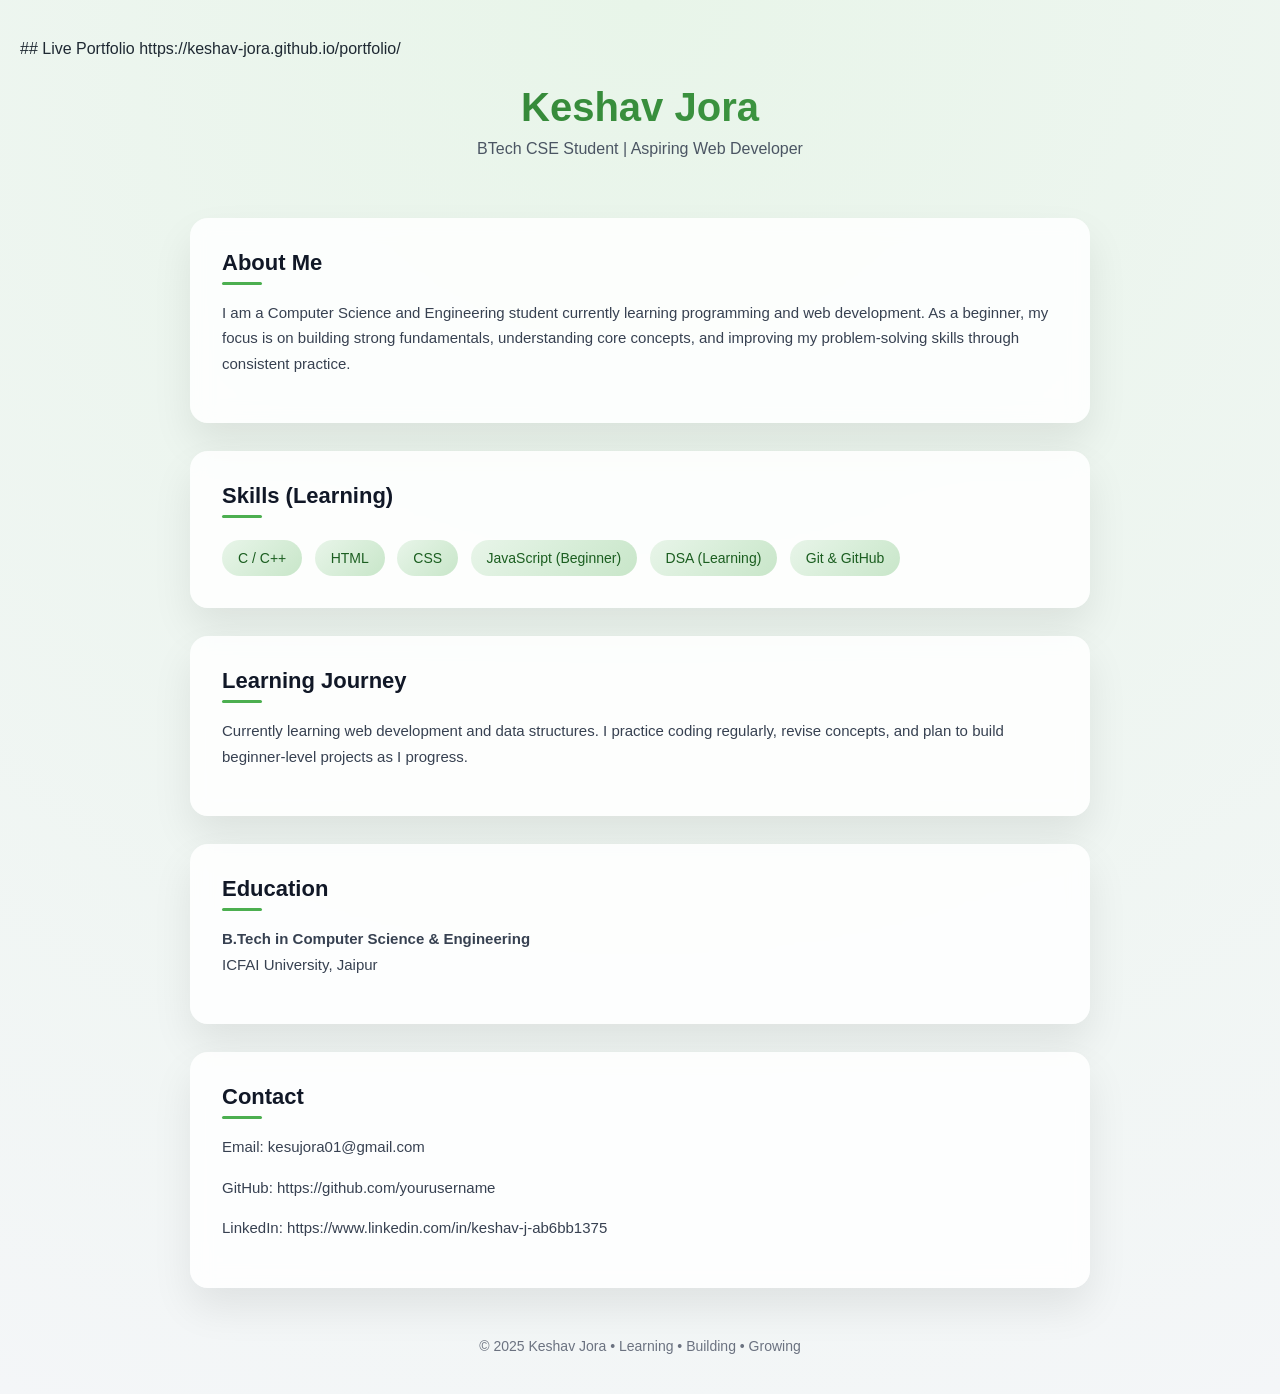
<file: Portfolio.html>
## Live Portfolio
https://keshav-jora.github.io/portfolio/


<!DOCTYPE html>
<html lang="en">
  <head>
    <meta charset="UTF-8" />
    <title>Keshav Jora | Portfolio</title>
    <meta name="viewport" content="width=device-width, initial-scale=1.0" />

    <style>
      * {
        box-sizing: border-box;
      }

      body {
        margin: 0;
        font-family: "Poppins", "Segoe UI", sans-serif;
        background: radial-gradient(circle at top, #e8f5e9, #f4f6f8);
        color: #1f2933;
        padding: 40px 20px;
      }

      .container {
        max-width: 900px;
        margin: auto;
      }

      /* Header */
      header {
        text-align: center;
        margin-bottom: 60px;
      }

      header h1 {
        font-size: 40px;
        margin-bottom: 10px;
        background: linear-gradient(90deg, #2e7d32, #43a047);
        -webkit-background-clip: text;
        -webkit-text-fill-color: transparent;
      }

      header p {
        font-size: 16px;
        color: #4b5563;
        margin: 0;
      }

      /* Card */
      .card {
        background: rgba(255, 255, 255, 0.85);
        backdrop-filter: blur(10px);
        padding: 32px;
        margin-bottom: 28px;
        border-radius: 18px;
        box-shadow: 0 20px 40px rgba(0, 0, 0, 0.08);
        transition: transform 0.3s ease, box-shadow 0.3s ease;
      }

      .card:hover {
        transform: translateY(-6px);
        box-shadow: 0 30px 60px rgba(0, 0, 0, 0.12);
      }

      .card h2 {
        margin-top: 0;
        margin-bottom: 14px;
        font-size: 22px;
        color: #111827;
        position: relative;
      }

      .card h2::after {
        content: "";
        display: block;
        width: 40px;
        height: 3px;
        background: #4caf50;
        margin-top: 6px;
        border-radius: 2px;
      }

      .card p {
        line-height: 1.7;
        color: #374151;
        font-size: 15px;
      }

      /* Skills */
      .skills {
        margin-top: 14px;
      }

      .skills span {
        display: inline-block;
        background: linear-gradient(135deg, #e8f5e9, #c8e6c9);
        color: #1b5e20;
        padding: 10px 16px;
        margin: 8px 8px 0 0;
        border-radius: 999px;
        font-size: 14px;
        font-weight: 500;
      }

      /* Footer */
      footer {
        text-align: center;
        margin-top: 50px;
        font-size: 14px;
        color: #6b7280;
      }

      /* Mobile Responsive */
      @media (max-width: 768px) {
        header h1 {
          font-size: 30px;
        }

        .card {
          padding: 22px;
        }

        .skills span {
          padding: 8px 14px;
          font-size: 13px;
        }
      }
    </style>
  </head>

  <body>
    <div class="container">
      <header>
        <h1>Keshav Jora</h1>
        <p>BTech CSE Student | Aspiring Web Developer</p>
      </header>

      <section class="card">
        <h2>About Me</h2>
        <p>
          I am a Computer Science and Engineering student currently learning
          programming and web development. As a beginner, my focus is on
          building strong fundamentals, understanding core concepts, and
          improving my problem-solving skills through consistent practice.
        </p>
      </section>

      <section class="card">
        <h2>Skills (Learning)</h2>
        <div class="skills">
          <span>C / C++</span>
          <span>HTML</span>
          <span>CSS</span>
          <span>JavaScript (Beginner)</span>
          <span>DSA (Learning)</span>
          <span>Git & GitHub</span>
        </div>
      </section>

      <section class="card">
        <h2>Learning Journey</h2>
        <p>
          Currently learning web development and data structures. I practice
          coding regularly, revise concepts, and plan to build beginner-level
          projects as I progress.
        </p>
      </section>

      <section class="card">
        <h2>Education</h2>
        <p>
          <strong>B.Tech in Computer Science & Engineering</strong><br />
          ICFAI University, Jaipur
        </p>
      </section>

      <section class="card">
        <h2>Contact</h2>
        <p>Email: kesujora01@gmail.com</p>
        <p>GitHub: https://github.com/yourusername</p>
        <p>LinkedIn: https://www.linkedin.com/in/keshav-j-ab6bb1375</p>
      </section>

      <footer>© 2025 Keshav Jora • Learning • Building • Growing</footer>
    </div>
  </body>
</html>
</file>
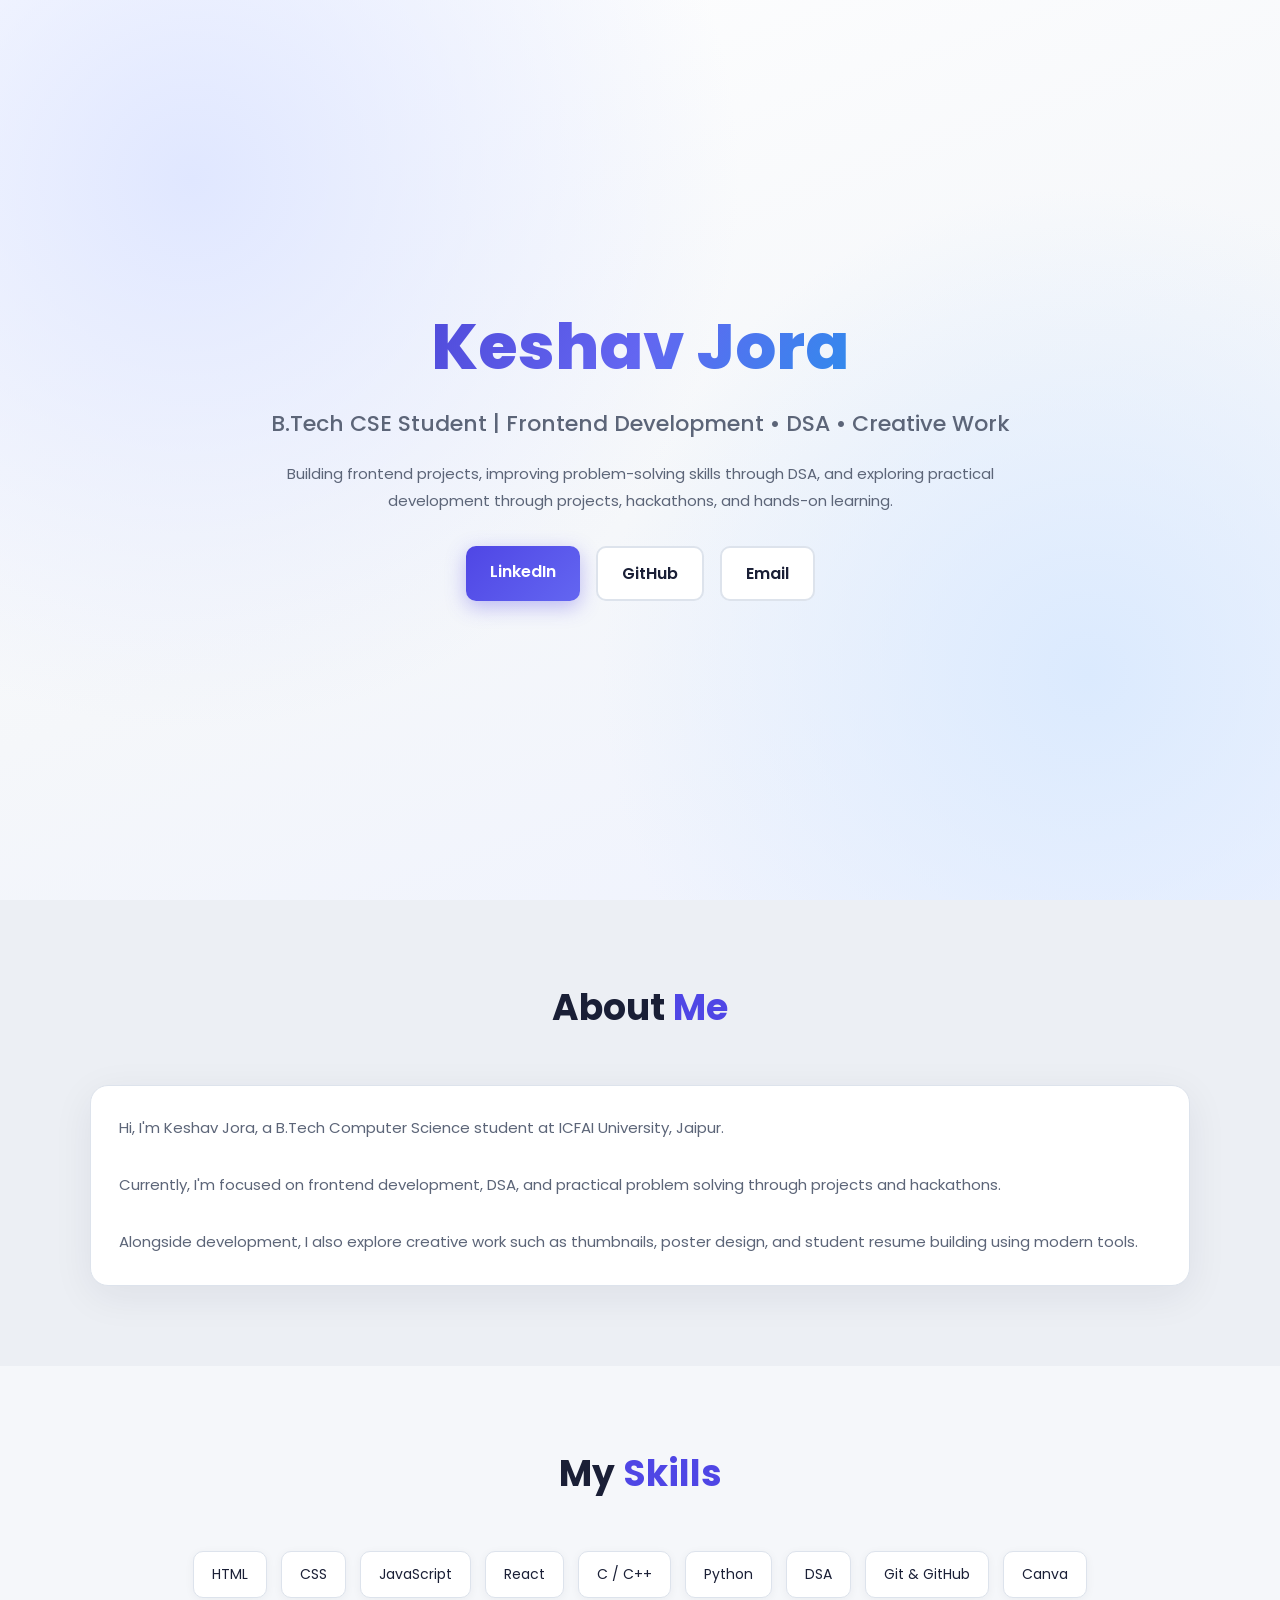
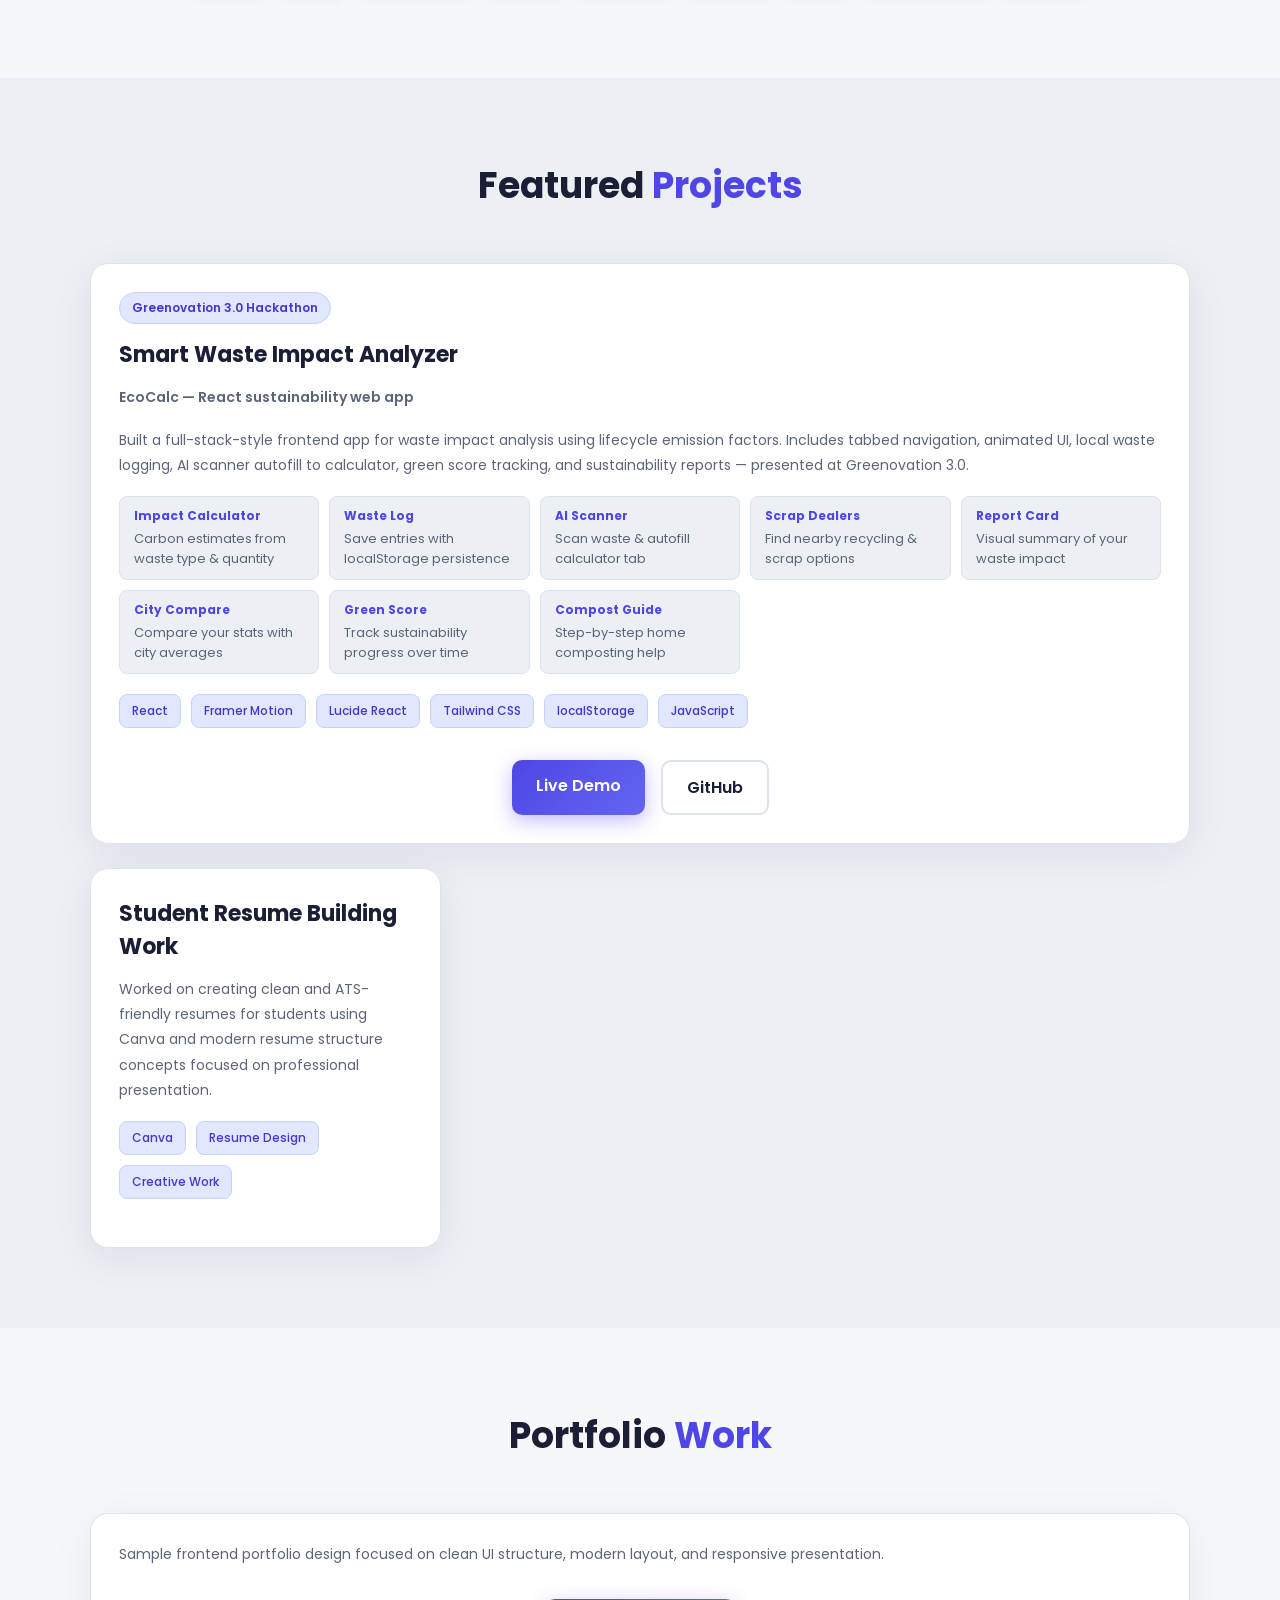
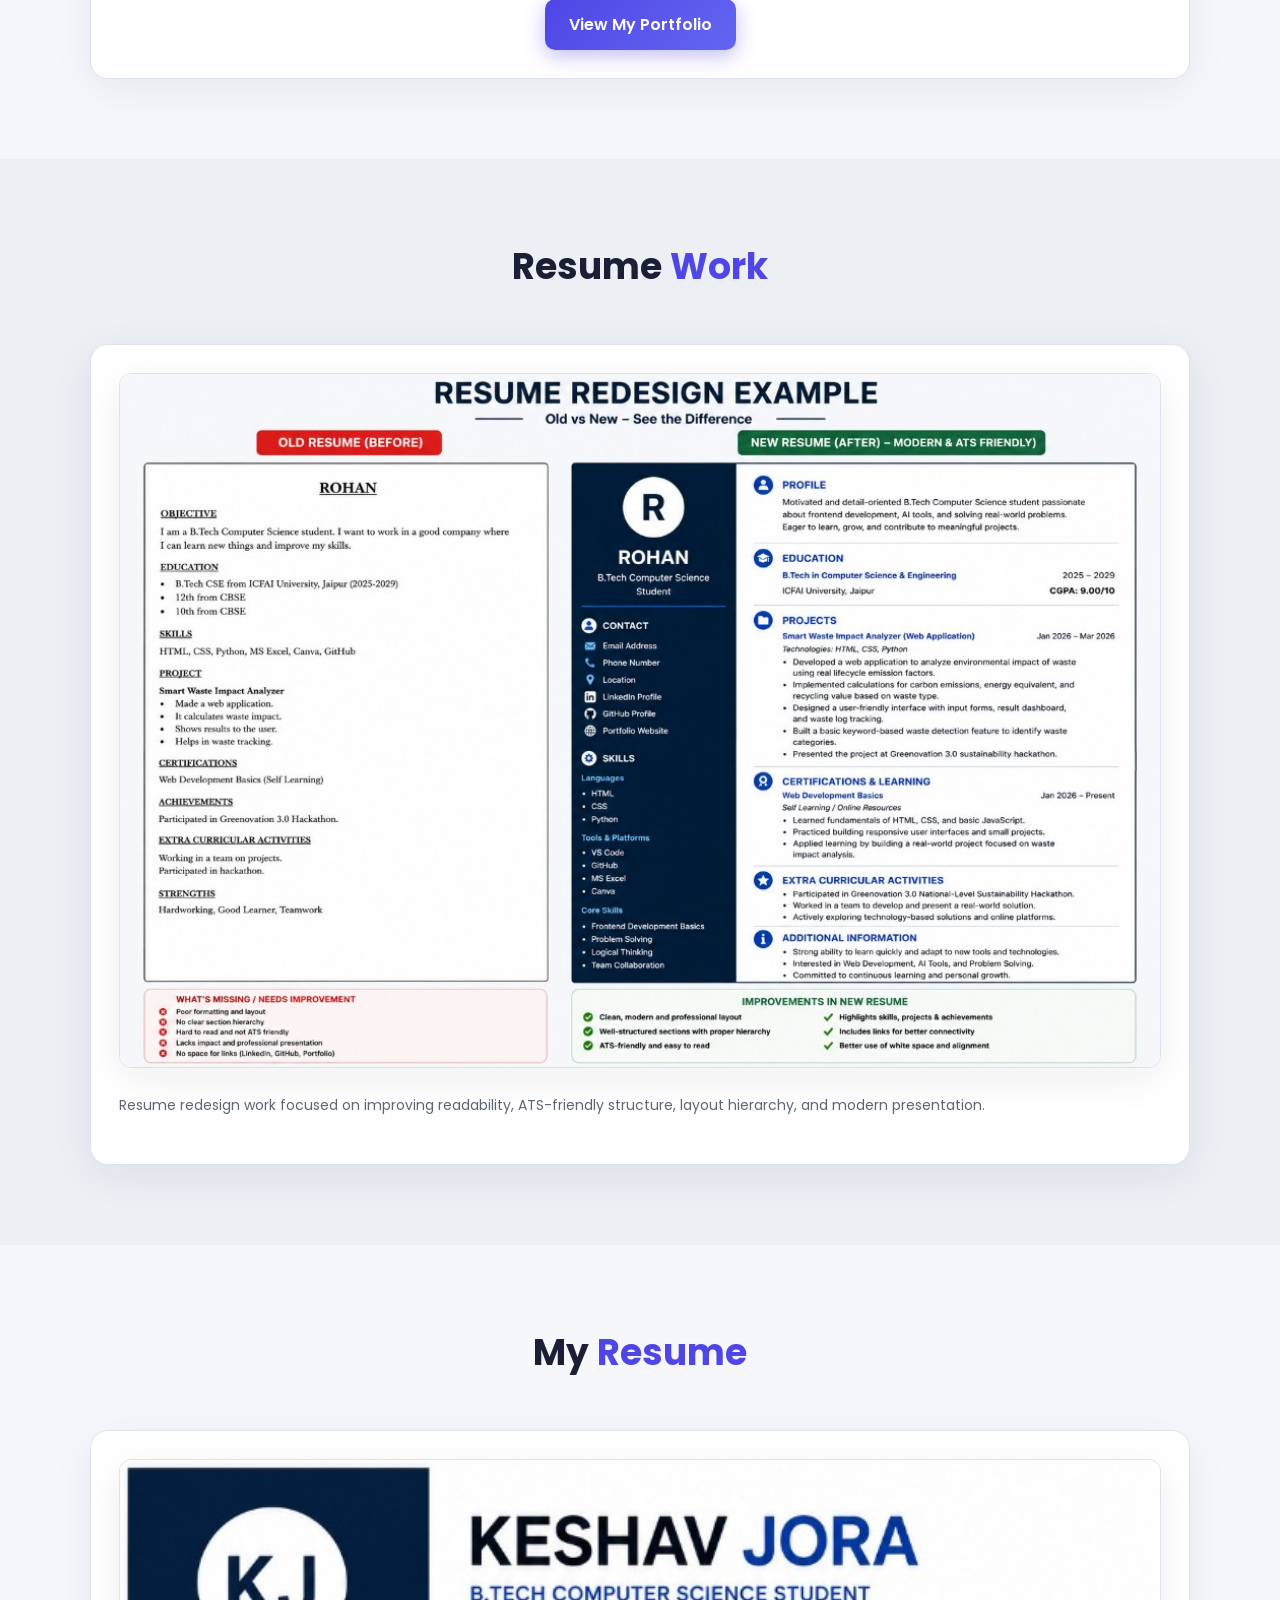
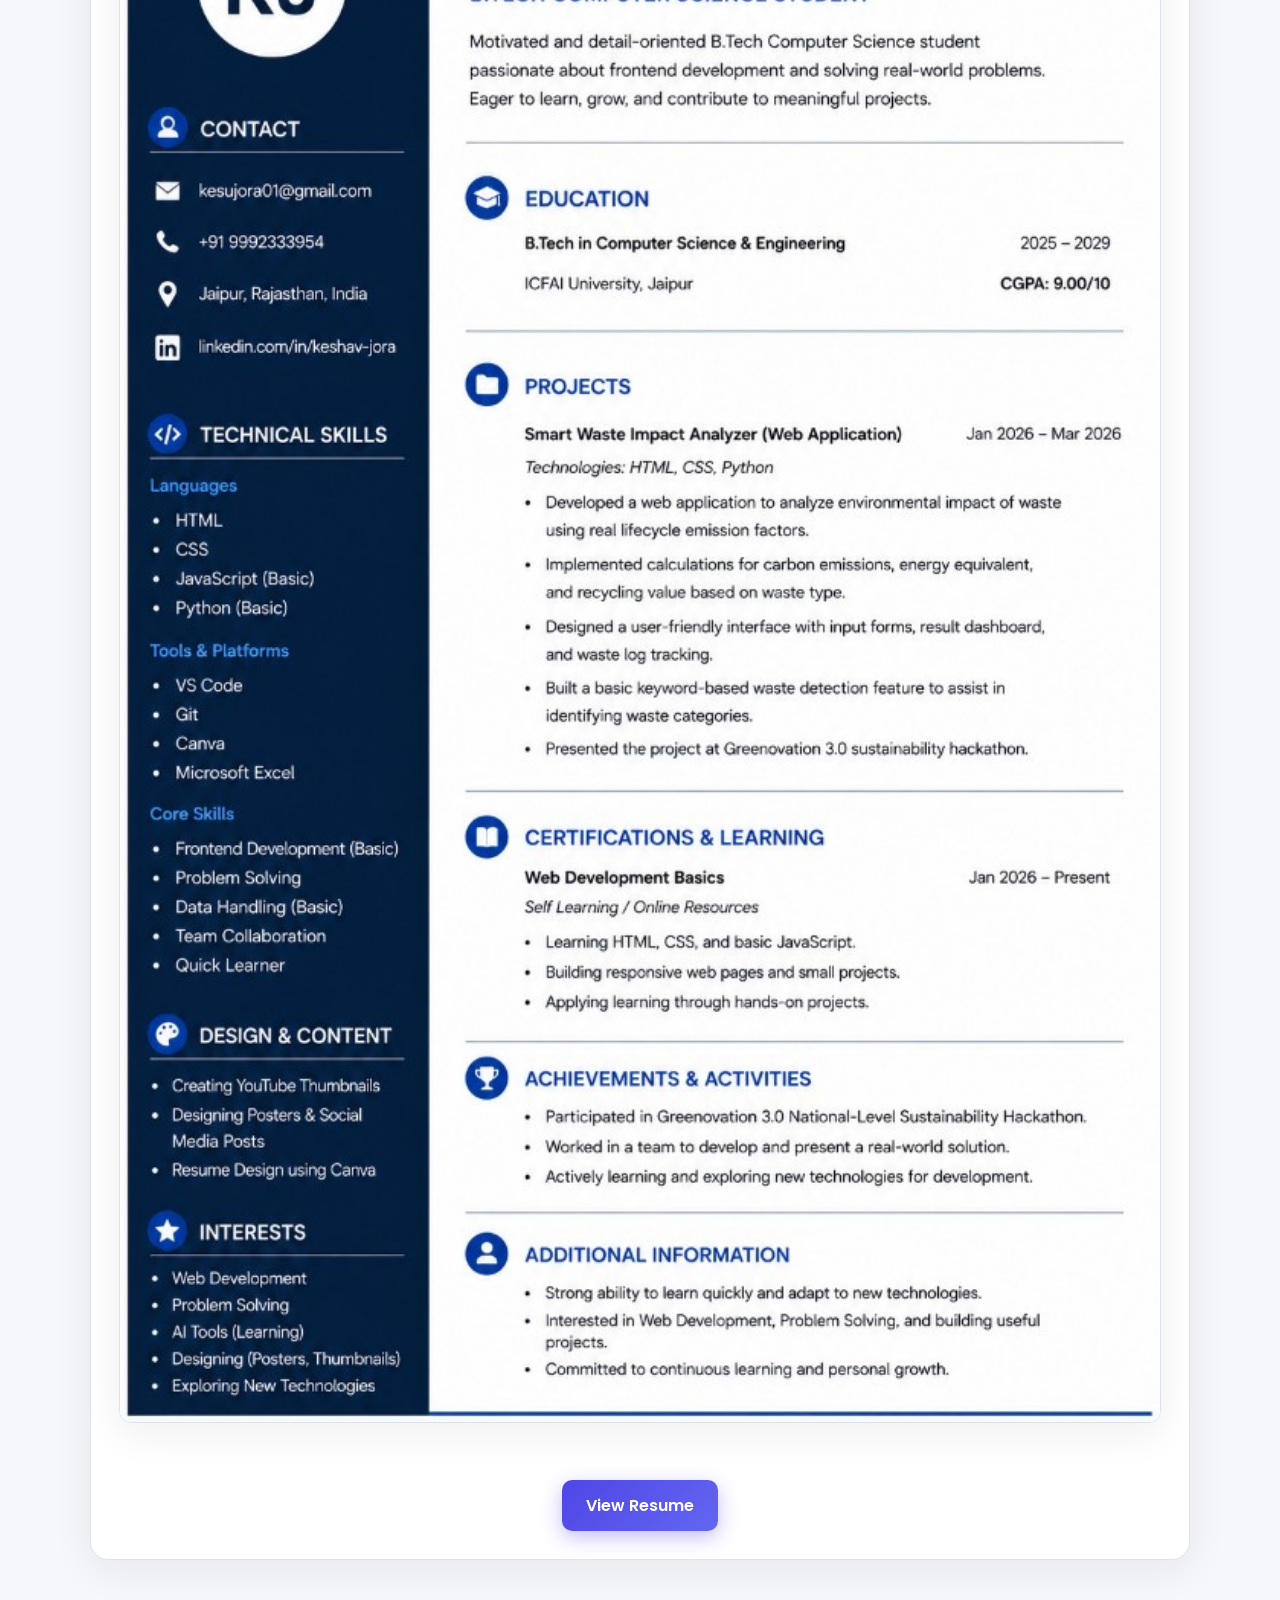
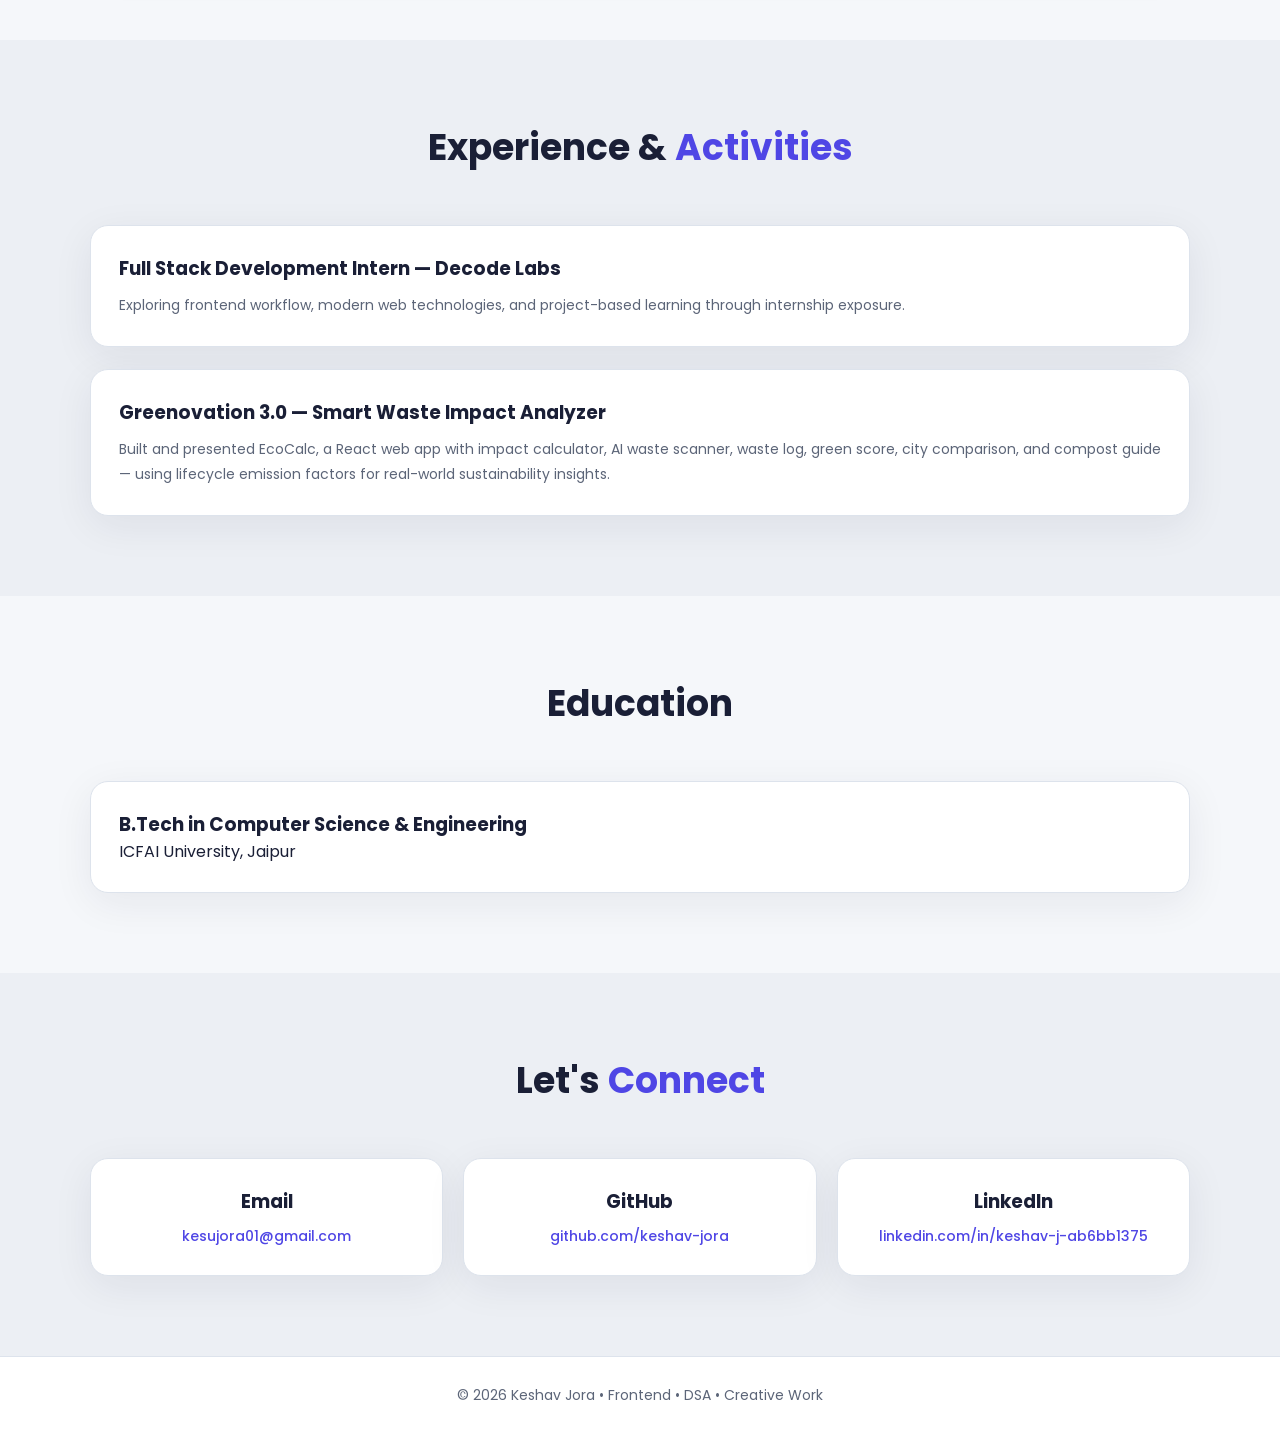
<file: portfolio.html>
<!DOCTYPE html>
<html lang="en">

<head>
  <meta charset="UTF-8" />
  <meta name="viewport" content="width=device-width, initial-scale=1.0" />

  <title>Keshav Jora | Portfolio</title>

  <link rel="preconnect" href="https://fonts.googleapis.com">
  <link href="https://fonts.googleapis.com/css2?family=Poppins:wght@300;400;500;600;700;800&display=swap"
    rel="stylesheet">

  <style>

    :root{
      --bg:#f5f7fa;
      --bg-alt:#eceff4;
      --white:#ffffff;
      --text:#1a1f36;
      --text-muted:#5c6578;
      --accent:#4f46e5;
      --accent-light:#6366f1;
      --accent-dark:#4338ca;
      --accent-soft:#e0e7ff;
      --highlight:#0ea5e9;
      --border:#dde3ec;
      --shadow:0 10px 40px rgba(26,31,54,0.07);
    }

    *{
      margin:0;
      padding:0;
      box-sizing:border-box;
      scroll-behavior:smooth;
    }

    body{
      font-family:"Poppins",sans-serif;
      background:var(--bg);
      color:var(--text);
      overflow-x:hidden;
    }

    a{
      text-decoration:none;
      color:inherit;
    }

    .container{
      width:90%;
      max-width:1100px;
      margin:auto;
    }

    section{
      padding:80px 0;
    }

    section:not(.hero):nth-of-type(even){
      background:var(--bg-alt);
    }

    .section-title{
      text-align:center;
      font-size:36px;
      margin-bottom:50px;
      font-weight:700;
      color:var(--text);
    }

    .section-title span{
      color:var(--accent);
    }

    /* HERO */

    .hero{
      min-height:100vh;
      display:flex;
      align-items:center;
      justify-content:center;
      text-align:center;
      padding:20px;
      position:relative;
      background:
      radial-gradient(circle at 15% 20%,#e0e7ff 0%,transparent 42%),
      radial-gradient(circle at 85% 75%,#dbeafe 0%,transparent 38%),
      linear-gradient(160deg,#ffffff 0%,#f5f7fa 55%,#eef2ff 100%);
    }

    .hero-content{
      position:relative;
      z-index:1;
    }

    .hero h1{
      font-size:64px;
      font-weight:800;
      margin-bottom:12px;
      background:linear-gradient(120deg,var(--accent-dark),var(--accent-light),var(--highlight));
      -webkit-background-clip:text;
      background-clip:text;
      -webkit-text-fill-color:transparent;
    }

    .hero h2{
      font-size:22px;
      color:var(--text-muted);
      font-weight:500;
      margin-bottom:18px;
      line-height:1.6;
    }

    .hero p{
      max-width:720px;
      margin:auto;
      line-height:1.8;
      color:var(--text-muted);
      font-size:15px;
    }

    /* BUTTONS */

    .buttons{
      margin-top:32px;
      display:flex;
      justify-content:center;
      flex-wrap:wrap;
      gap:16px;
    }

    .btn{
      padding:13px 24px;
      border-radius:10px;
      font-weight:600;
      transition:0.3s;
      display:inline-block;
      cursor:pointer;
      position:relative;
      z-index:2;
    }

    .btn-primary{
      background:linear-gradient(135deg,var(--accent),var(--accent-light));
      color:white;
      box-shadow:0 6px 20px rgba(79,70,229,0.35);
    }

    .btn-primary:hover{
      background:linear-gradient(135deg,var(--accent-dark),var(--accent));
      transform:translateY(-4px);
    }

    .btn-secondary{
      border:2px solid var(--border);
      background:var(--white);
      color:var(--text);
    }

    .btn-secondary:hover{
      border-color:var(--accent);
      color:var(--accent);
      transform:translateY(-4px);
    }

    /* CARD */

    .card{
      background:var(--white);
      border:1px solid var(--border);
      border-radius:18px;
      padding:28px;
      transition:0.3s;
      box-shadow:var(--shadow);
    }

    .card:hover{
      transform:translateY(-5px);
      border-color:var(--accent-soft);
      box-shadow:0 16px 48px rgba(79,70,229,0.12);
    }

    /* ABOUT */

    .about-text{
      line-height:1.9;
      color:var(--text-muted);
      font-size:15px;
    }

    /* SKILLS */

    .skills-grid{
      display:flex;
      flex-wrap:wrap;
      gap:14px;
      justify-content:center;
    }

    .skill{
      background:var(--white);
      padding:12px 18px;
      border-radius:10px;
      font-size:14px;
      transition:0.3s;
      border:1px solid var(--border);
      color:var(--text);
      box-shadow:0 2px 10px rgba(26,31,54,0.05);
    }

    .skill:hover{
      border-color:var(--accent);
      color:var(--accent-dark);
      transform:translateY(-3px);
    }

    /* PROJECTS */

    .projects-grid{
      display:grid;
      grid-template-columns:repeat(auto-fit,minmax(320px,1fr));
      gap:24px;
    }

    .project-card h3{
      font-size:22px;
      margin-bottom:14px;
      color:var(--text);
    }

    .project-card p{
      line-height:1.8;
      color:var(--text-muted);
      font-size:14px;
      margin-bottom:18px;
    }

    .tech-stack{
      display:flex;
      flex-wrap:wrap;
      gap:10px;
      margin-bottom:20px;
    }

    .tech{
      background:var(--accent-soft);
      border:1px solid #c7d2fe;
      color:var(--accent-dark);
      padding:7px 12px;
      border-radius:8px;
      font-size:12px;
      font-weight:500;
    }

    .preview-image{
      width:100%;
      border-radius:12px;
      margin-bottom:18px;
      border:1px solid var(--border);
      box-shadow:var(--shadow);
    }

    .featured-project{
      grid-column:1 / -1;
    }

    .project-badge{
      display:inline-block;
      background:var(--accent-soft);
      color:var(--accent-dark);
      font-size:12px;
      font-weight:600;
      padding:6px 12px;
      border-radius:999px;
      margin-bottom:14px;
      border:1px solid #c7d2fe;
    }

    .project-subtitle{
      color:var(--highlight);
      font-size:14px;
      font-weight:600;
      margin-bottom:12px;
    }

    .feature-list{
      display:grid;
      grid-template-columns:repeat(auto-fit,minmax(200px,1fr));
      gap:10px;
      margin-bottom:20px;
    }

    .feature-item{
      background:var(--bg-alt);
      border:1px solid var(--border);
      padding:10px 14px;
      border-radius:8px;
      font-size:13px;
      color:var(--text-muted);
    }

    .feature-item strong{
      color:var(--accent);
      display:block;
      margin-bottom:4px;
      font-size:12px;
    }

    /* EXPERIENCE */

    .timeline{
      display:grid;
      gap:22px;
    }

    .timeline h3{
      margin-bottom:10px;
      color:var(--text);
    }

    .timeline p{
      color:var(--text-muted);
      line-height:1.8;
      font-size:14px;
    }

    /* CONTACT */

    .contact-grid{
      display:grid;
      grid-template-columns:repeat(auto-fit,minmax(250px,1fr));
      gap:20px;
    }

    .contact-card{
      text-align:center;
      display:block;
      transition:0.3s;
    }

    .contact-card:hover{
      border-color:var(--accent);
    }

    .contact-card h3{
      margin-bottom:10px;
      color:var(--text);
    }

    .contact-card p{
      color:var(--accent);
      font-size:14px;
      font-weight:500;
    }

    /* FOOTER */

    footer{
      text-align:center;
      padding:28px 20px;
      border-top:1px solid var(--border);
      background:var(--white);
      color:var(--text-muted);
      font-size:14px;
    }

    /* RESPONSIVE */

    @media(max-width:768px){

      .hero h1{
        font-size:42px;
      }

      .hero h2{
        font-size:18px;
      }

      .section-title{
        font-size:30px;
      }

    }

  </style>

</head>

<body>

  <!-- HERO -->

  <section class="hero">

    <div class="hero-content">

      <h1>Keshav Jora</h1>

      <h2>
        B.Tech CSE Student | Frontend Development • DSA • Creative Work
      </h2>

      <p>
        Building frontend projects, improving problem-solving skills through DSA,
        and exploring practical development through projects, hackathons, and hands-on learning.
      </p>

      <div class="buttons">

        <a href="https://www.linkedin.com/in/keshav-j-ab6bb1375"
          target="_blank"
          rel="noopener noreferrer"
          class="btn btn-primary">
          LinkedIn
        </a>

        <a href="https://github.com/keshav-jora"
          target="_blank"
          rel="noopener noreferrer"
          class="btn btn-secondary">
          GitHub
        </a>

        <a href="mailto:kesujora01@gmail.com"
          class="btn btn-secondary">
          Email
        </a>

      </div>

    </div>

  </section>

  <!-- ABOUT -->

  <section>

    <div class="container">

      <h2 class="section-title">
        About <span>Me</span>
      </h2>

      <div class="card about-text">

        <p>
          Hi, I'm Keshav Jora, a B.Tech Computer Science student at ICFAI University, Jaipur.
        </p>

        <br>

        <p>
          Currently, I'm focused on frontend development, DSA, and practical problem solving through projects and hackathons.
        </p>

        <br>

        <p>
          Alongside development, I also explore creative work such as thumbnails, poster design,
          and student resume building using modern tools.
        </p>

      </div>

    </div>

  </section>

  <!-- SKILLS -->

  <section>

    <div class="container">

      <h2 class="section-title">
        My <span>Skills</span>
      </h2>

      <div class="skills-grid">

        <div class="skill">HTML</div>
        <div class="skill">CSS</div>
        <div class="skill">JavaScript</div>
        <div class="skill">React</div>
        <div class="skill">C / C++</div>
        <div class="skill">Python</div>
        <div class="skill">DSA</div>
        <div class="skill">Git & GitHub</div>
        <div class="skill">Canva</div>

      </div>

    </div>

  </section>

  <!-- PROJECTS -->

  <section>

    <div class="container">

      <h2 class="section-title">
        Featured <span>Projects</span>
      </h2>

      <div class="projects-grid">

        <div class="card project-card featured-project">

          <span class="project-badge">Greenovation 3.0 Hackathon</span>

          <h3>Smart Waste Impact Analyzer</h3>

          <p class="project-subtitle">EcoCalc — React sustainability web app</p>

          <p>
            Built a full-stack-style frontend app for waste impact analysis using lifecycle emission factors.
            Includes tabbed navigation, animated UI, local waste logging, AI scanner autofill to calculator,
            green score tracking, and sustainability reports — presented at Greenovation 3.0.
          </p>

          <div class="feature-list">

            <div class="feature-item">
              <strong>Impact Calculator</strong>
              Carbon estimates from waste type &amp; quantity
            </div>

            <div class="feature-item">
              <strong>Waste Log</strong>
              Save entries with localStorage persistence
            </div>

            <div class="feature-item">
              <strong>AI Scanner</strong>
              Scan waste &amp; autofill calculator tab
            </div>

            <div class="feature-item">
              <strong>Scrap Dealers</strong>
              Find nearby recycling &amp; scrap options
            </div>

            <div class="feature-item">
              <strong>Report Card</strong>
              Visual summary of your waste impact
            </div>

            <div class="feature-item">
              <strong>City Compare</strong>
              Compare your stats with city averages
            </div>

            <div class="feature-item">
              <strong>Green Score</strong>
              Track sustainability progress over time
            </div>

            <div class="feature-item">
              <strong>Compost Guide</strong>
              Step-by-step home composting help
            </div>

          </div>

          <div class="tech-stack">

            <div class="tech">React</div>
            <div class="tech">Framer Motion</div>
            <div class="tech">Lucide React</div>
            <div class="tech">Tailwind CSS</div>
            <div class="tech">localStorage</div>
            <div class="tech">JavaScript</div>

          </div>

          <div class="buttons">

            <a href="#"
              class="btn btn-primary">
              Live Demo
            </a>

            <a href="https://github.com/keshav-jora"
              target="_blank"
              rel="noopener noreferrer"
              class="btn btn-secondary">
              GitHub
            </a>

          </div>

        </div>

        <div class="card project-card">

          <h3>Student Resume Building Work</h3>

          <p>
            Worked on creating clean and ATS-friendly resumes for students using Canva
            and modern resume structure concepts focused on professional presentation.
          </p>

          <div class="tech-stack">

            <div class="tech">Canva</div>
            <div class="tech">Resume Design</div>
            <div class="tech">Creative Work</div>

          </div>

        </div>

      </div>

    </div>

  </section>

  <!-- PORTFOLIO WORK -->

  <section>

    <div class="container">

      <h2 class="section-title">
        Portfolio <span>Work</span>
      </h2>

      <div class="card project-card">

        <p>
          Sample frontend portfolio design focused on clean UI structure,
          modern layout, and responsive presentation.
        </p>

        <div class="buttons">

          <a href="https://keshav-jora.github.io/portfolio/"
            target="_blank"
            rel="noopener noreferrer"
            class="btn btn-primary">
            View My Portfolio
          </a>

        </div>

      </div>

    </div>

  </section>

  <!-- RESUME WORK -->

  <section>

    <div class="container">

      <h2 class="section-title">
        Resume <span>Work</span>
      </h2>

      <div class="card project-card">

        <img src="resume_11.png"
          alt="Resume redesign sample"
          class="preview-image">

        <p>
          Resume redesign work focused on improving readability,
          ATS-friendly structure, layout hierarchy, and modern presentation.
        </p>

      </div>

    </div>

  </section>

  <!-- MY RESUME -->

  <section>

    <div class="container">

      <h2 class="section-title">
        My <span>Resume</span>
      </h2>

      <div class="card project-card">

        <img src="resume_52.png"
          alt="Keshav Jora Resume"
          class="preview-image">

        <div class="buttons">

          <a href="resume_52.png"
            target="_blank"
            rel="noopener noreferrer"
            class="btn btn-primary">
            View Resume
          </a>

        </div>

      </div>

    </div>

  </section>

  <!-- EXPERIENCE -->

  <section>

    <div class="container">

      <h2 class="section-title">
        Experience & <span>Activities</span>
      </h2>

      <div class="timeline">

        <div class="card">

          <h3>Full Stack Development Intern — Decode Labs</h3>

          <p>
            Exploring frontend workflow, modern web technologies,
            and project-based learning through internship exposure.
          </p>

        </div>

        <div class="card">

          <h3>Greenovation 3.0 — Smart Waste Impact Analyzer</h3>

          <p>
            Built and presented EcoCalc, a React web app with impact calculator, AI waste scanner,
            waste log, green score, city comparison, and compost guide — using lifecycle emission factors
            for real-world sustainability insights.
          </p>

        </div>

      </div>

    </div>

  </section>

  <!-- EDUCATION -->

  <section>

    <div class="container">

      <h2 class="section-title">
        Education
      </h2>

      <div class="card">

        <h3>B.Tech in Computer Science & Engineering</h3>

        <p>
          ICFAI University, Jaipur
        </p>

      </div>

    </div>

  </section>

  <!-- CONTACT -->

  <section>

    <div class="container">

      <h2 class="section-title">
        Let's <span>Connect</span>
      </h2>

      <div class="contact-grid">

        <a href="mailto:kesujora01@gmail.com"
          class="card contact-card">

          <h3>Email</h3>

          <p>
            kesujora01@gmail.com
          </p>

        </a>

        <a href="https://github.com/keshav-jora"
          target="_blank"
          rel="noopener noreferrer"
          class="card contact-card">

          <h3>GitHub</h3>

          <p>
            github.com/keshav-jora
          </p>

        </a>

        <a href="https://www.linkedin.com/in/keshav-j-ab6bb1375"
          target="_blank"
          rel="noopener noreferrer"
          class="card contact-card">

          <h3>LinkedIn</h3>

          <p>
            linkedin.com/in/keshav-j-ab6bb1375
          </p>

        </a>

      </div>

    </div>

  </section>

  <!-- FOOTER -->

  <footer>
    © 2026 Keshav Jora • Frontend • DSA • Creative Work
  </footer>

</body>

</html>
</file>
